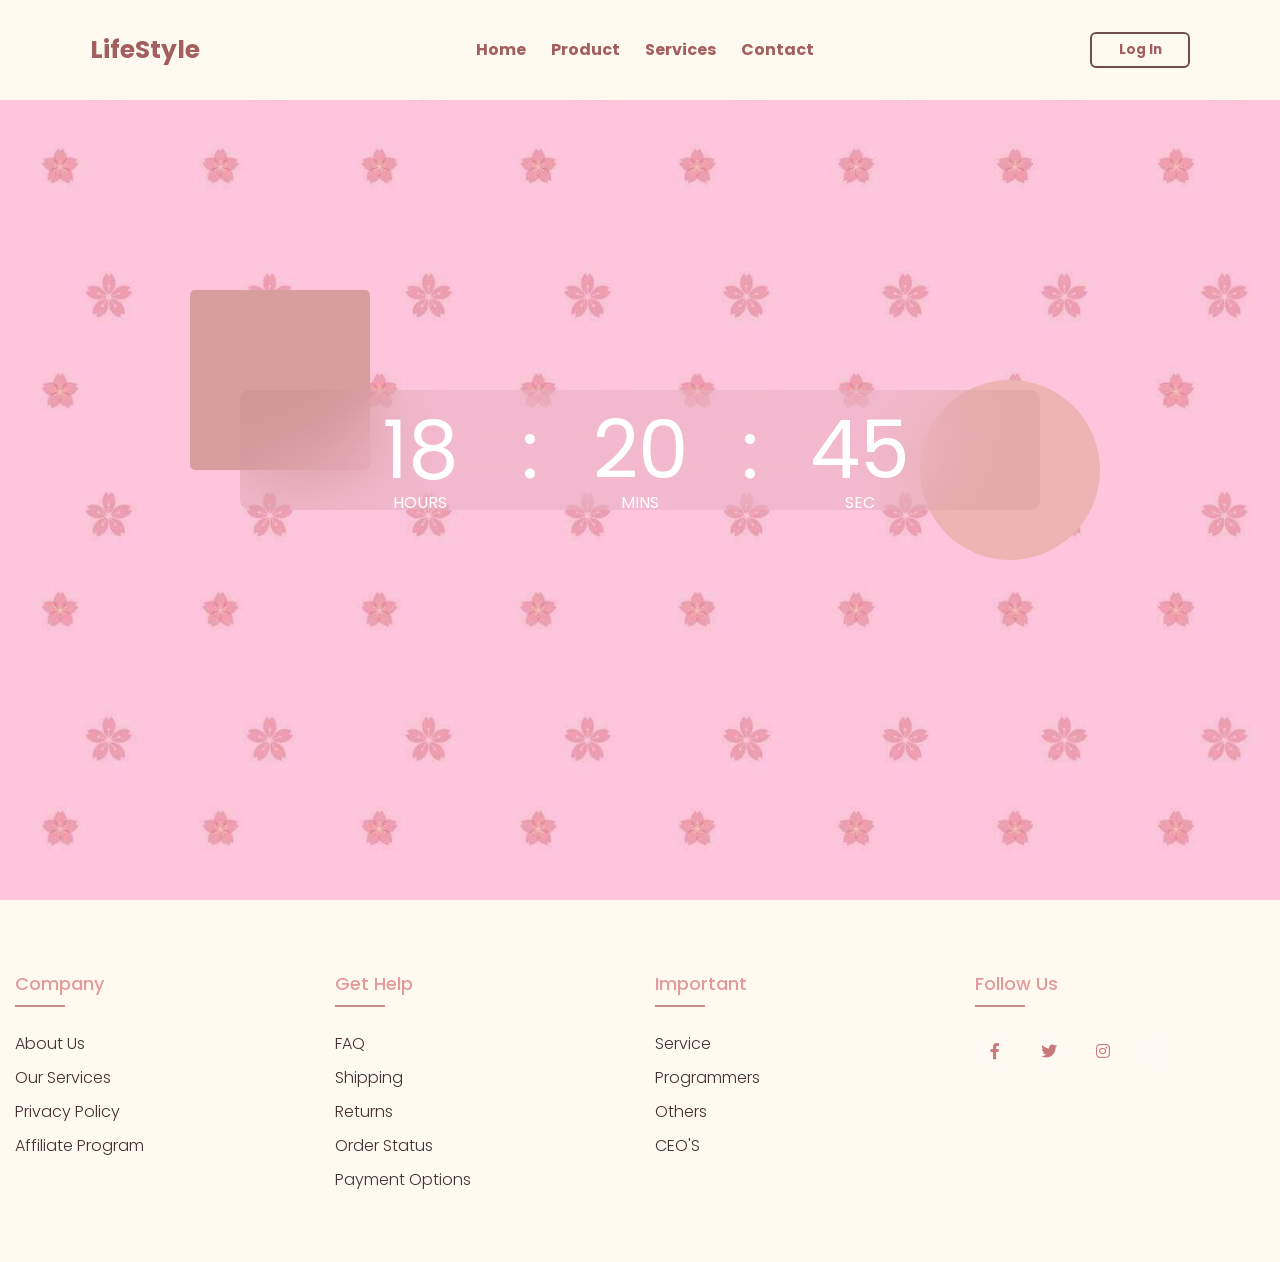
<file: first page/index.html>
<!DOCTYPE html>
<html lang="en">
<head>
    <meta charset="UTF-8"/>
    <meta http-equiv="X-UA-Compatible" content="IE=edge"/>
    <meta name="viewport" content="width=device-width, initial-scale=1.0">
    <title>Final Project Website</title>
    <link rel="stylesheet" href="main.css">
    <link rel="stylesheet" href="https://unicons.iconscout.com/release/v4.0.0/css.line.css"/>
    <link rel="stylesheet" href="https://cdnjs.cloudflare.com/ajax/libs/font-awesome/5.15.1/css/all.min.css">
</head>
<body>
    <!-- header -->
    <header class="header">
        <nav class="nav">
            <a href="#" class="nav_logo">LifeStyle</a>
    
            <ul class="nav_items">
                <li class="nav_item">
                <a href="#" class="nav_link">Home</a>
                <a href="#" class="nav_link">Product</a>   
                <a href="#" class="nav_link">Services</a>   
                <a href="#" class="nav_link">Contact</a>      
                </li>
            </ul>
    
           <button class="button" id="form-opem">Log In</button> 
        </nav>
    </header>


    <!-- Home -->
    <section class="home">
        <div class="form_container">
            <i class="uil uil-times form_close"></i>
             <!-- Login From -->
             <div class="form login_form">
                <form action="#">
                    <h2>Log In</h2>

                    <div class="input_box">
                        <input type="email" placeholder="enter your email" required />
                        <i class="uil uil-envelope-alt email"></i>
                    </div>
                    <div class="input_box">
                        <input type="password" placeholder="enter your password" required />
                        <i class="uil uil-lock password"></i>
                        <i class="uil uil-eye slash pw_hide"></i>
                    </div>

                    <div class="option_field">
                        <span class="checkbox">
                          <input type="checkbox" id="check">  
                          <label for="check">Remember me</label>
                        </span>
                        <a href="#" class="forgot_pw">Forgot Password? </a>
                    </div>

                    <button class="button"> Log In Now</button>

                    <div class="login_signup">Don't have an account?<a href="#" id="signup">Sign Up</a></div>
                </form>
             </div>
                <!-- Sign Up Form -->

                <div class="form signup_form">
                    <form action="#">
                        <h2>Sign Up</h2>
    
                        <div class="input_box">
                            <input type="email" placeholder="enter your email" required />
                            <i class="uil uil-envelope-alt email"></i>
                        </div>
                        <div class="input_box">
                            <input type="password" placeholder="create new password" required />
                            <i class="uil uil-lock password"></i>
                            <i class="uil uil-eye slash pw_hide"></i>
                        </div>
                        <div class="input_box">
                            <input type="password" placeholder="confirm the new password" required />
                            <i class="uil uil-lock password"></i>
                            <i class="uil uil-eye slash pw_hide"></i>
                        </div>
    
                    
                        <button class="button"> Sign Up Now</button>
    
                        <div class="login_signup">Already have an account?<a href="#" id="login">Log In</a></div>
                    </form>
                 </div>
        </div>
      
        <!-- clock -->

    <div class="hero">
        <div class="container1">
             <div class="clock">
                <span id="hrs">00</span>
                <span>:</span>
                <span id="min">00</span>
                <span>:</span>
                <span id="sec">00</span>
             </div>
        </div>
    </div>
        
    </section>
 

     <!-- footer -->

    <footer class="footer">
        <div class="container">
            <div class="row">
                <div class="footer-col">
                    <h4>Company</h4>
                    <ul>
                        <li><a href="#">About Us</a></li>
                        <li><a href="#">Our Services</a></li>
                        <li><a href="#">Privacy Policy</a></li>
                        <li><a href="#">Affiliate Program</a></li>
                    </ul>
                </div>
                <div class="footer-col">
                    <h4>Get Help</h4>
                    <ul>
                        <li><a href="#">FAQ</a></li>
                        <li><a href="#">shipping</a></li>
                        <li><a href="#">returns</a></li>
                        <li><a href="#">order status</a></li>
                        <li><a href="#">payment options</a></li>
                    </ul>
                </div>
                <div class="footer-col">
                    <h4>Important</h4>
                    <ul>
                        <li><a href="#">Service</a></li>
                        <li><a href="#">Programmers</a></li>
                        <li><a href="#">Others</a></li>
                        <li><a href="#">CEO'S</a></li>
                    </ul>
                </div>
                <div class="footer-col">
                    <h4>Follow Us</h4>
                <div class="social-links"> 
                    <a href="#"><i class="fab fa-facebook-f"></i></a>
                    <a href="#"><i class="fab fa-twitter"></i></a>
                    <a href="#"><i class="fab fa-instagram"></i></a>
                    <a href="#"><i class="fab linkedin--in"></i></a>
                </div>  
                </div>
            </div>
        </div>
    </footer>


    


    <script src="app.js"></script>
</body>
</html>
</file>
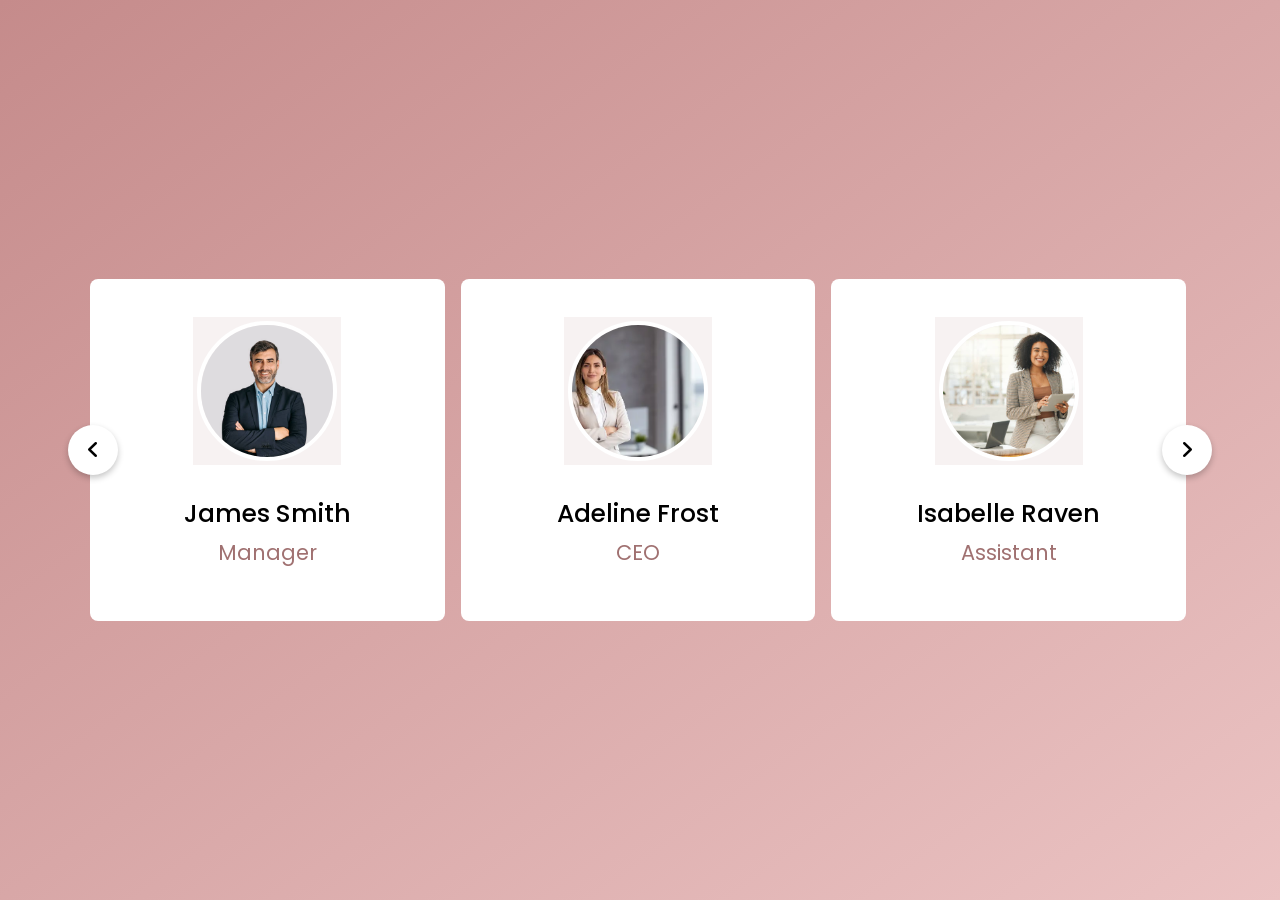
<file: second page/index.html>
<!DOCTYPE html>
<html lang="en">
<head>
    <meta charset="UTF-8">
    <meta name="viewport" content="width=device-width, initial-scale=1.0">
    <title>Document</title>
    <link rel="stylesheet" href="main.css">
    <link rel="stylesheet" href="https://cdnjs.cloudflare.com/ajax/libs/font-awesome/6.3.0/css/all.min.css">
    <script src="app.js" defer></script>
</head>
<body>
    
<div class="wrapper">
    <i id="left" class="fa-solid fa-angle-left"></i>
    <ul class="carousel">
       <li class="card">
        <div class="img"><img src="man1.jpg" alt="img" draggable="false"></div>
        <h2>James Smith</h2>
        <span>Manager</span>
       </li> 
       <li class="card">
        <div class="img"><img src="woman2.webp" alt="img" draggable="false"></div>
        <h2> Adeline Frost</h2>
        <span>CEO</span>
       </li> 
       <li class="card">
        <div class="img"><img src="woman3.jpg" alt="img" draggable="false"></div>
        <h2> Isabelle Raven </h2>
        <span>Assistant</span>
       </li> 
       <li class="card">
        <div class="img"><img src="man4.jpg" alt="img" draggable="false"></div>
        <h2> Mason Jackson</h2>
        <span>Free Lancer</span>
       </li> 
       <li class="card">
        <div class="img"><img src="man55.jpg" alt="img" draggable="false"></div>
        <h2> Nick Hudson</h2>
        <span>Bank Manager</span>
       </li> 
       <li class="card">
        <div class="img"><img src="man6.jpg" alt="img" draggable="false"></div>
        <h2> William Grayson</h2>
        <span>App Designer</span>
       </li> 
    </ul>
    <i id="right"  class="fa-solid fa-angle-right"></i>
</div>

</body>
</html>
</file>
<file: first page/main.css>
@import url("https://fonts.googleapis.com/css2?family=Poppins:wght@200;300;400;500;600;700&display=swap");
*{
    margin: 0;
    padding: 0;
    box-sizing: border-box;
    font-family: 'Poppins', sans-serif;
}

a{
    text-decoration: none;
    color: rgb(168, 88, 88);
}

.header{
    position: fixed;
    height: 100px;
    width: 100%;
    z-index: 100;
    padding: 0 20px;
    /* top: 15px; */
    background-color: floralwhite;
}

.nav{
    max-width: 1100px;
    width: 100%;
    margin: 0 auto;
}

.nav,
.nav_item{
    display: flex;
    height: 100%;
    align-items: center;
    justify-content: space-between;
}

.nav_item{
    column-gap: 25px ;
}

.nav_logo,
.nav_link,
.button {
    color: #a35e5e;
    font-weight: bold;
}

.nav_logo{
    font-size: 25px ;
}


.nav_link:hover{
    color: #c78989;
}

.button{
    width: 100px;
    height: fit-content;
    padding: 6px 24px;
    border: 2px solid #704e4e;
    background: transparent;
    border-radius: 6px;
    cursor: pointer;
}

.button:active{
    transform: scale(0.98);
}

/* Home */
.home{
    position: relative;
    height: 100vh;
    width: 100%;
    background-image: url("Image.jpg");
    background-size: cover;
    background-position: center;
}

.home::before{
    content: '';
    position: absolute;
    height: 100%;
    width: 100%;
    /* background-color: rgba(0, 0, 0, 0.6); */
    z-index: 100;
    opacity: 0;
    pointer-events: none;
    transition: all 0.5s ease-out;
}

.home.show::before {
    opacity: 1;
    pointer-events: auto;
}

/* from */
.form_container{
    position: fixed;
    max-width: 320px;
    width: 100%;
    top: 50%;
    left: 50%;
    transform: translate(-50%, -50%) scale(1.2);
    z-index: 101;
    background: #fafafa ;
    padding: 25px;
    border-radius: 12px;
    box-shadow: rgba(0, 0, 0, 0.1);
    opacity: 0;
    pointer-events: none;
    transition: all 0.4s ease-out;
}

.home.show .form_container{
    opacity: 1;
    pointer-events: auto;
    transform: translate(-50%, -50%) scale(1);
}


.signup_form{
    display: none;
}


.form_container.active .signup_form{
    display: block;
}

.form_container.active .login_form{
    display: none;
}

.form_close{
    position: absolute;
    top: 10px;
    right: 20px;
    color: #0b0217;
    font-size: 22px;
    opacity: 0.7;
    cursor: pointer;
}

.form_container h2{
    font-size: 22px;
    color: #e2a4a0;
    text-align: center;
}

.input_box{
    position: relative;
    margin-top: 30px;
    width: 100%;
    height: 40px;
}


.input_box input{
    height: 100%;
    width: 100%;
    border: none;
    outline: none;
    padding: 0 30px;
    color: #cfa0a0;
    transition: all 0.2s ease ;
    border-bottom: 1.5px solid #e69e9e;
}

.input_box input:focus{
    border-color: rgb(241, 107, 127);
}

.input_box i {
    position: absolute;
    top: 50%;
    transform: translateY(-50%);
    font-size: 20px;
    color: #c78989 ;
}

.input_box i.email,
.input_box i.password {
    left: 20px;
    color: #a35353;
}

.input_box input:focus ~ i.email,
.input_box input:focus ~ i.password{
    color: rgb(241, 107, 127);
}


.input_box i.pw_hide {
    right: 0;
    font-size: 18px;
    cursor: pointer;
}

.option_field {
    margin-top: 14px ;
    display: flex;
    align-items: center;
    justify-content: space-between;
}

.form_container a{
    color: #e2a4a0;
    font-size: 12px;
}

.form_container a:hover{
    text-decoration: underline;
}

.checkbox{
    display: flex;
    column-gap: 8px;
    white-space: nowrap;
} 

.checkbox input{
    accent-color: #e49797;
}

.checkbox label{
    font-size: 12px;
    cursor: pointer;
    user-select: none;
    color: #8f5353;
}

.form_container .button{
    background: rgb(241, 241, 205);
    margin-top: 30px;
    width: 100%;
    padding: 10px 0;
    border-radius: 10px;
}

.login_signup{
    font-size: 12px;
    text-align: center;
    margin-top: 15px;
}




/* footer */
@import url('https://fonts.googleapis.com/css2?family=Poppins:wght@300;400;500;600;700&display=swap');

body{
    line-height: 1.5 ;
    font-family: 'Poppins', sans-serif;
}
*{
    margin: 0;
    padding: 0;
    box-sizing: border-box;
}

.containter{
    max-width: 1170px;
    margin: auto;
}

.row{
    display:flex;
    flex-wrap: wrap;
}

ul{
    list-style:none;
}

.footer{
    background-color: floralwhite;
    padding: 70px 0;
}

.footer-col{
    width: 25% ;
    padding: 0 15px;
}

.footer-col h4{
    font-size: 18px;
    color: rgb(228, 154, 154);
    text-transform: capitalize;
    margin-bottom: 35px;
    font-weight: 500;
    position: relative;
}
.footer-col h4::before{
    content:'';
    position: absolute;
    left: 0;
    bottom: -10px;
    background-color: #c78989 ;
    height: 2px;
    box-sizing: border-box;
    width: 50px;
}


.footer-col ul li:not(:last-child){
    margin-bottom: 10px;
}

.footer-col ul li a{
    font-size: 16px;
    text-transform: capitalize;
    color: #443030;
    text-decoration: none;
    font-weight: 300;
    color: #443030;
    display: block;
    transition: all 0.3s ease;
}

.footer-col ul li a:hover{
    color: #b46262;
    padding-left: 8px;
}
 

.footer-col .social-links a{
    display: inline-block;
    height: 40px;
    width: 40px;
    background-color: rgba(255, 255, 255, 0.2);
    margin: 0 10px 10px 0;
    text-align: center;
    line-height: 40px;
    border-radius: 50%;
    color: #c97a7a;
    transition: all 0.5s ease;
}

.footer-col .social-links a:hover{
    color: #e7b096;
    background-color:#e29393;
}





/* responsive */

@media(max-width: 767px){
    .footer-col{
        width: 50%;
        margin-bottom: 30px ;
    }
}
@media(max-width: 574px){
    .footer-col{
        width: 100%;
    }
}




/* clock */



*{
    margin: 0 ;
    padding: 0 ;
    font-family: 'Poppins', sans-serif;
    box-sizing: border-box;
}

.hero{
    width: 100%;
    min-height: 100vh;
    color: white ;
    position: relative;
}

.container1{
    width: 800px;
    height: 120px;
    position: absolute;
    top: 50%;
    left: 50%;
    transform: translate(-50%,-50%);
    
}

.clock{
    width: 100%;
    height: 100%;
    background: rgba(150, 101, 101, 0.11);
    border-radius: 10px;
    display: flex;
    align-items: center;
    justify-content: center;
    backdrop-filter: blur(40px);
}

.container1::before{
    content: '';
    width: 180px;
    height: 180px;
    background: #d89d9d;
    border-radius: 5px;
    position: absolute;
    left: -50px;
    top: -100px;
    z-index: -1;
}

.container1::after{
    content: '';
    width: 180px;
    height: 180px;
    background: #eeb3b3;
    border-radius: 50%;
    position: absolute;
    right: -60px;
    bottom: -50px;
    z-index: -1;
}


.clock span{
    font-size: 80px;
    width: 110px;
    display: inline-block;
    text-align: center;
    position: relative;
}

.clock span::after{
    font-size: 16px;
    position: absolute;
    bottom: -5px;
    left: 50%;
    transform: translate(-50%);
}

#hrs::after{
    content: 'HOURS';
}

#min::after{
    content: 'MINS';
}

#sec::after{
    content: 'SEC';
}
</file>
<file: second page/main.css>
@import url('https://fonts.googleapis.com/css2?family=Poppins:wght@400;500;600&display=swap');

*{
    margin: 0;
    padding: 0;
    box-sizing: border-box;
    font-family: "Poppins", sans-serif;
}

body {
    display: flex ;
    align-items: center;
    justify-content: center;
    min-height: 100vh;
    padding: 0 35px;
    background: linear-gradient(to left top, #ebc3c3,#c58b8b);
}

.wrapper{
    max-width: 1100px;
    width: 100%;
    position: relative;
}

.wrapper i{
    height: 50px;
    width: 50px;
    background: #fff;
    text-align: center;
    line-height: 50px;
    border-radius: 50%;
    cursor: pointer;
    position: absolute;
    top: 50%;
    font-size: 1.25rem ;
    transform: translateY(-50%) ;
    box-shadow: 0 3px 6px rgba(0, 0, 0, 0.23);
}

.wrapper i:first-child{
    left: -22px;
}

.wrapper i:last-child{
    right: -22px;
}

.wrapper .carousel {
    display: grid;
    grid-auto-flow: column;
    grid-auto-columns: calc((100% / 3) - 12px);
    gap: 16px;
    overflow-x: auto ;
    scroll-snap-type: x mandatory;
    scroll-behavior: smooth;
    scrollbar-width:  0;
}

.carousel::-webkit-scrollbar{
    display: none;
}

.carousel :where(.card , .img){
    display: flex;
    align-items: center;
    justify-content: center ;
}

.carousel .dragging {
    scroll-snap-type: none;
    scroll-behavior: auto;
}

.carousel .dragging .card {
    cursor: grab;
    user-select: none;
}

.carousel .card{
    scroll-snap-align: start ;
    height: 342px;
    list-style: none;
    background: #fff;
    border-radius: 8px;
    display: flex;
    cursor: pointer;
    padding-bottom: 15px;
    align-items: center;
    justify-content: center ;
    flex-direction: column;
}

.card .img{
    background: #f7f2f2;
    width: 148px;
    height: 148px;
}

.card .img img{
    width: 140px;
    height: 140px;
    object-fit: cover;
    border-radius: 50%; 
    border: 4px solid #fff;
}

.card h2{
    font-weight: 500;
    font-size: 1.56rem;
    margin: 30px 0 5px;
}

.card span{
    color: #a07171;
    font-size: 1.31rem;
}


@media screen and (max-width: 900px) {
    .wrapper .carousel{
        grid-auto-columns: calc((100% / 2) -9px);
    }
}

@media screen and (max-width: 600px) {
    .wrapper .carousel{
        grid-auto-columns: 100%;
    }
}
</file>
